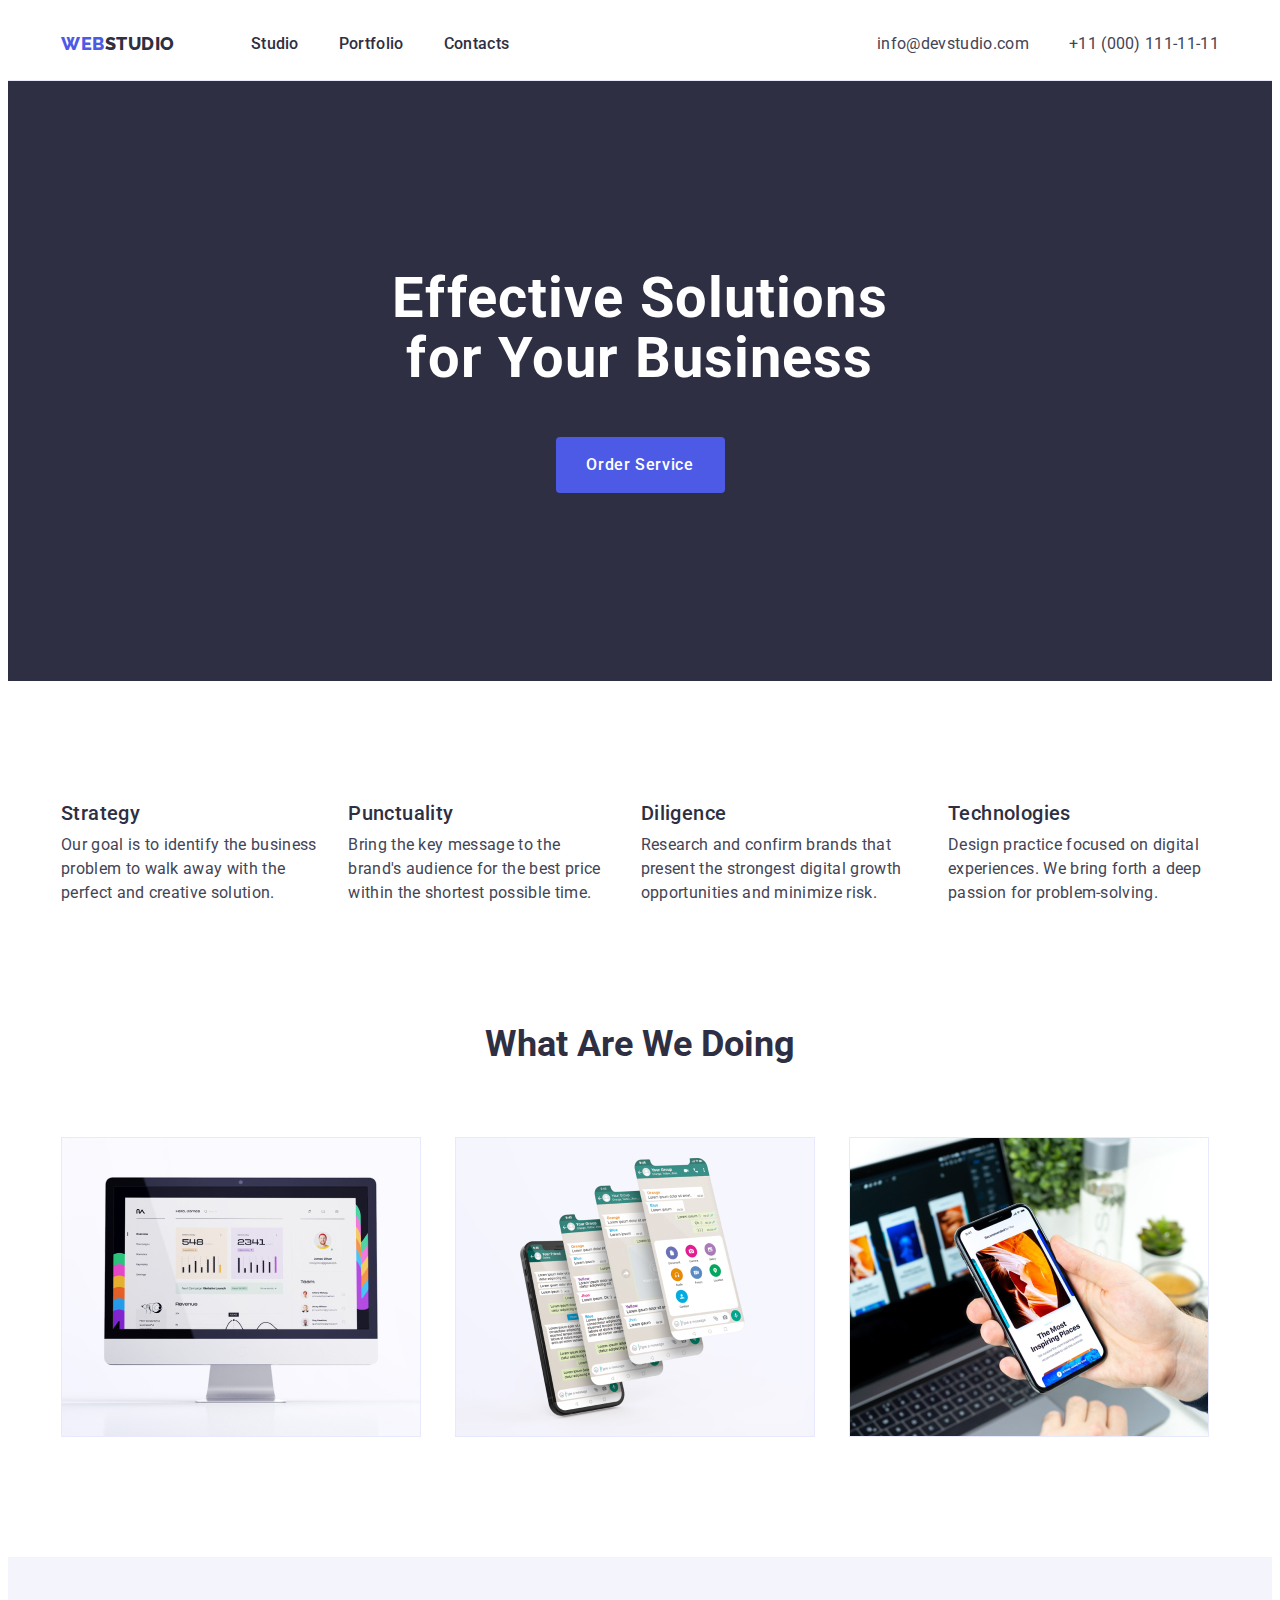
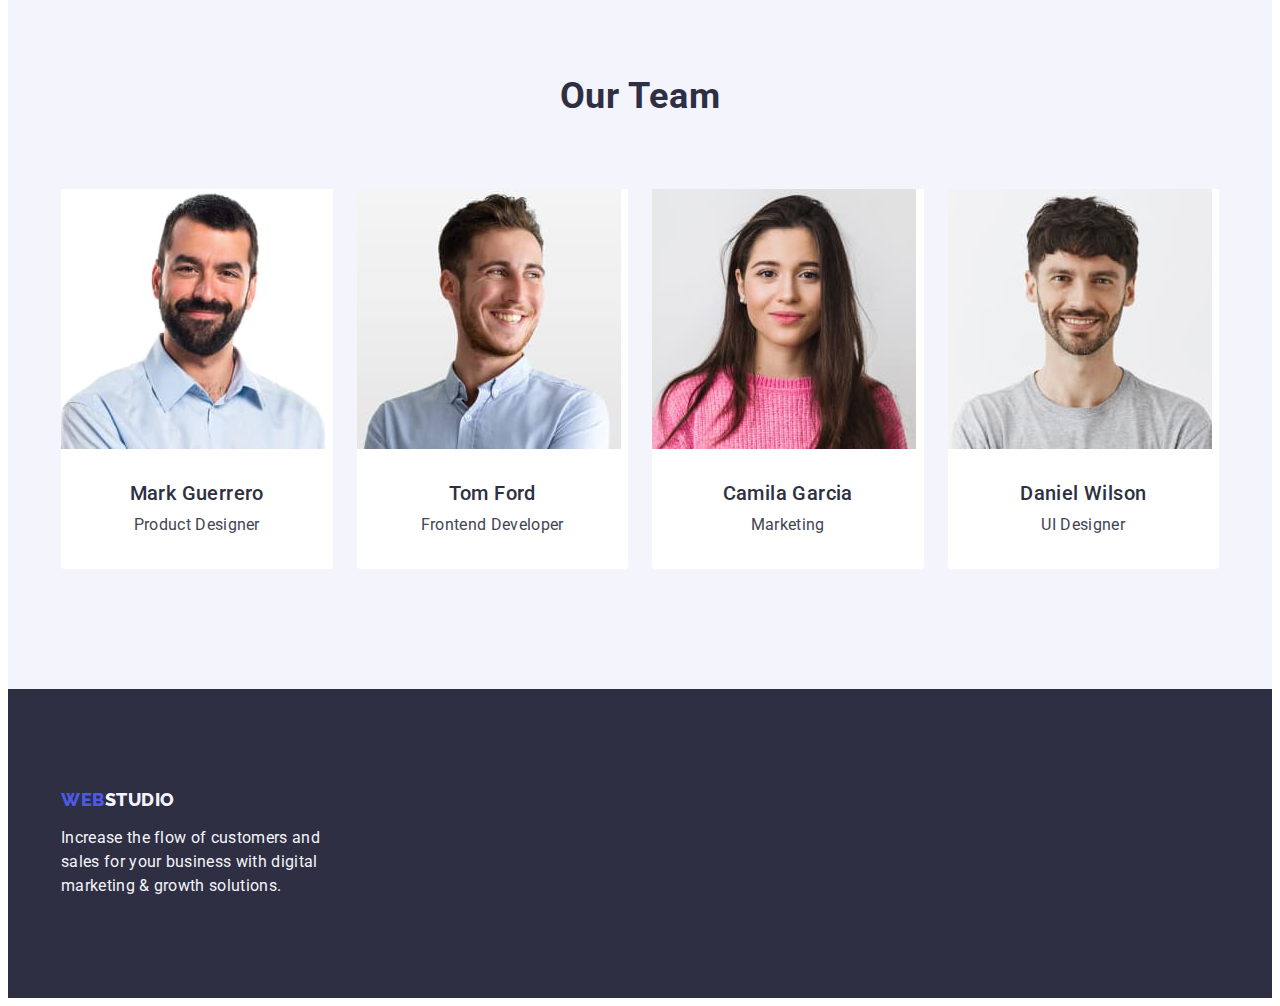
<file: index.html>
<!DOCTYPE html>
<html lang="en">
  <head>
    <meta charset="UTF-8" />
    <meta http-equiv="X-UA-Compatible" content="IE=edge" />
    <meta name="viewport" content="width=device-width, initial-scale=1.0" />
    <link rel="preconnect" href="https://fonts.googleapis.com" />
    <link rel="preconnect" href="https://fonts.gstatic.com" crossorigin />
    <link
      href="https://fonts.googleapis.com/css2?family=Raleway:wght@800&family=Roboto:wght@400;500;700&display=swap"
      rel="stylesheet"
    />
    <title>WebStudio</title>
    <link
      rel="stylesheet"
      href="https://cdnjs.cloudflare.com/ajax/libs/modern-normalize/2.0.0/modern-normalize.min.css"
      integrity="sha512-4xo8blKMVCiXpTaLzQSLSw3KFOVPWhm/TRtuPVc4WG6kUgjH6J03IBuG7JZPkcWMxJ5huwaBpOpnwYElP/m6wg=="
      crossorigin="anonymous"
      referrerpolicy="no-referrer"
    />
    <link rel="stylesheet" href="./css/styles.css" />
  </head>
  <body>
    <!--Header-->
    <header class="header">
      <div class="container header-container">
        <nav class="header-navigation">
          <a href="./index.html" class="header-logo link"
            >Web<span class="header-span">Studio</span></a
          >
          <ul class="header-menu list">
            <li class="header-menu-item">
              <a href="./index.html" class="header-menu-link link">Studio</a>
            </li>
            <li class="header-menu-item">
              <a href="./portfolio.html" class="header-menu-link link"
                >Portfolio</a
              >
            </li>
            <li class="header-menu-item">
              <a href="" class="header-menu-link link">Contacts</a>
            </li>
          </ul>
        </nav>
        <address class="address">
          <ul class="address-list list">
            <li class="address-item">
              <a href="mailto:info@devstudio.com" class="address-link link"
                >info@devstudio.com</a
              >
            </li>
            <li class="address-item">
              <a href="tel:+110001111111" class="address-link link"
                >+11 (000) 111-11-11</a
              >
            </li>
          </ul>
        </address>
      </div>
    </header>
    <main>
      <!-----------------Hero------------->
      <section class="hero">
        <div class="container hero-container">
          <h1 class="hero-title">Effective Solutions for Your Business</h1>
          <button type="button" class="hero-btn">Order Service</button>
        </div>
      </section>
      <!--Section About Us-->
      <section class="about">
        <div class="container">
          <h2 class="visually-hidden">Our preference</h2>
          <ul class="about-list list">
            <li class="about-item">
              <h3 class="about-subtitle">Strategy</h3>
              <p class="about-item-text">
                Our goal is to identify the business problem to walk away with
                the perfect and creative solution.
              </p>
            </li>
            <li class="about-item">
              <h3 class="about-subtitle">Punctuality</h3>
              <p class="about-item-text">
                Bring the key message to the brand's audience for the best price
                within the shortest possible time.
              </p>
            </li>
            <li class="about-item">
              <h3 class="about-subtitle">Diligence</h3>
              <p class="about-item-text">
                Research and confirm brands that present the strongest digital
                growth opportunities and minimize risk.
              </p>
            </li>
            <li class="about-item">
              <h3 class="about-subtitle">Technologies</h3>
              <p class="about-item-text">
                Design practice focused on digital experiences. We bring forth a
                deep passion for problem-solving.
              </p>
            </li>
          </ul>
        </div>
      </section>
      <!--Section What Are We Doing-->
      <section class="doing">
        <div class="container">
          <h2 class="doing-title">What Are We Doing</h2>
          <ul class="doing-list list">
            <li class="doing-item">
              <img
                src="./images/img-1.jpg"
                alt="example of PC app"
                width="360"
                height="300"
              />
            </li>
            <li class="doing-item">
              <img
                src="./images/img-2.jpg"
                alt="example of Mobile app"
                width="360"
                height="300"
              />
            </li>
            <li class="doing-item">
              <img
                src="./images/img-3.jpg"
                alt="example of sinchronized app"
                width="360"
                height="300"
              />
            </li>
          </ul>
        </div>
      </section>
      <!--Section Our Team-->
      <section class="team">
        <div class="team-container container">
          <h2 class="team-title">Our Team</h2>
          <ul class="team-list list">
            <li class="team-item">
              <img
                src="./images/team-1.jpg"
                alt="photo of Mark Guerrero"
                width="264"
                height="260"
              />
              <div class="team-item-container">
                <h3 class="team-subtitle">Mark Guerrero</h3>
                <p class="team-item-text">Product Designer</p>
              </div>
            </li>

            <li class="team-item">
              <img
                src="./images/team-2.jpg"
                alt="photo of Tom Ford"
                width="264"
                height="260"
              />
              <div class="team-item-container">
                <h3 class="team-subtitle">Tom Ford</h3>
                <p class="team-item-text">Frontend Developer</p>
              </div>
            </li>
            <li class="team-item">
              <img
                src="./images/team-3.jpg"
                alt="photo of Camila Garcia"
                width="264"
                height="260"
              />
              <div class="team-item-container">
                <h3 class="team-subtitle">Camila Garcia</h3>
                <p class="team-item-text">Marketing</p>
              </div>
            </li>
            <li class="team-item">
              <img
                src="./images/team-4.jpg"
                alt="photo of Daniel Wilson"
                width="264"
                height="260"
              />
              <div class="team-item-container">
                <h3 class="team-subtitle">Daniel Wilson</h3>
                <p class="team-item-text">UI Designer</p>
              </div>
            </li>
          </ul>
        </div>
      </section>
    </main>

    <!--Footer-->
    <footer class="footer">
      <div class="container footer-container">
        <a href="./index.html" class="footer-logo link"
          >Web<span class="footer-span">Studio</span></a
        >
        <p class="footer-text">
          Increase the flow of customers and sales for your business with
          digital marketing & growth solutions.
        </p>
      </div>
    </footer>
  </body>
</html>
</file>
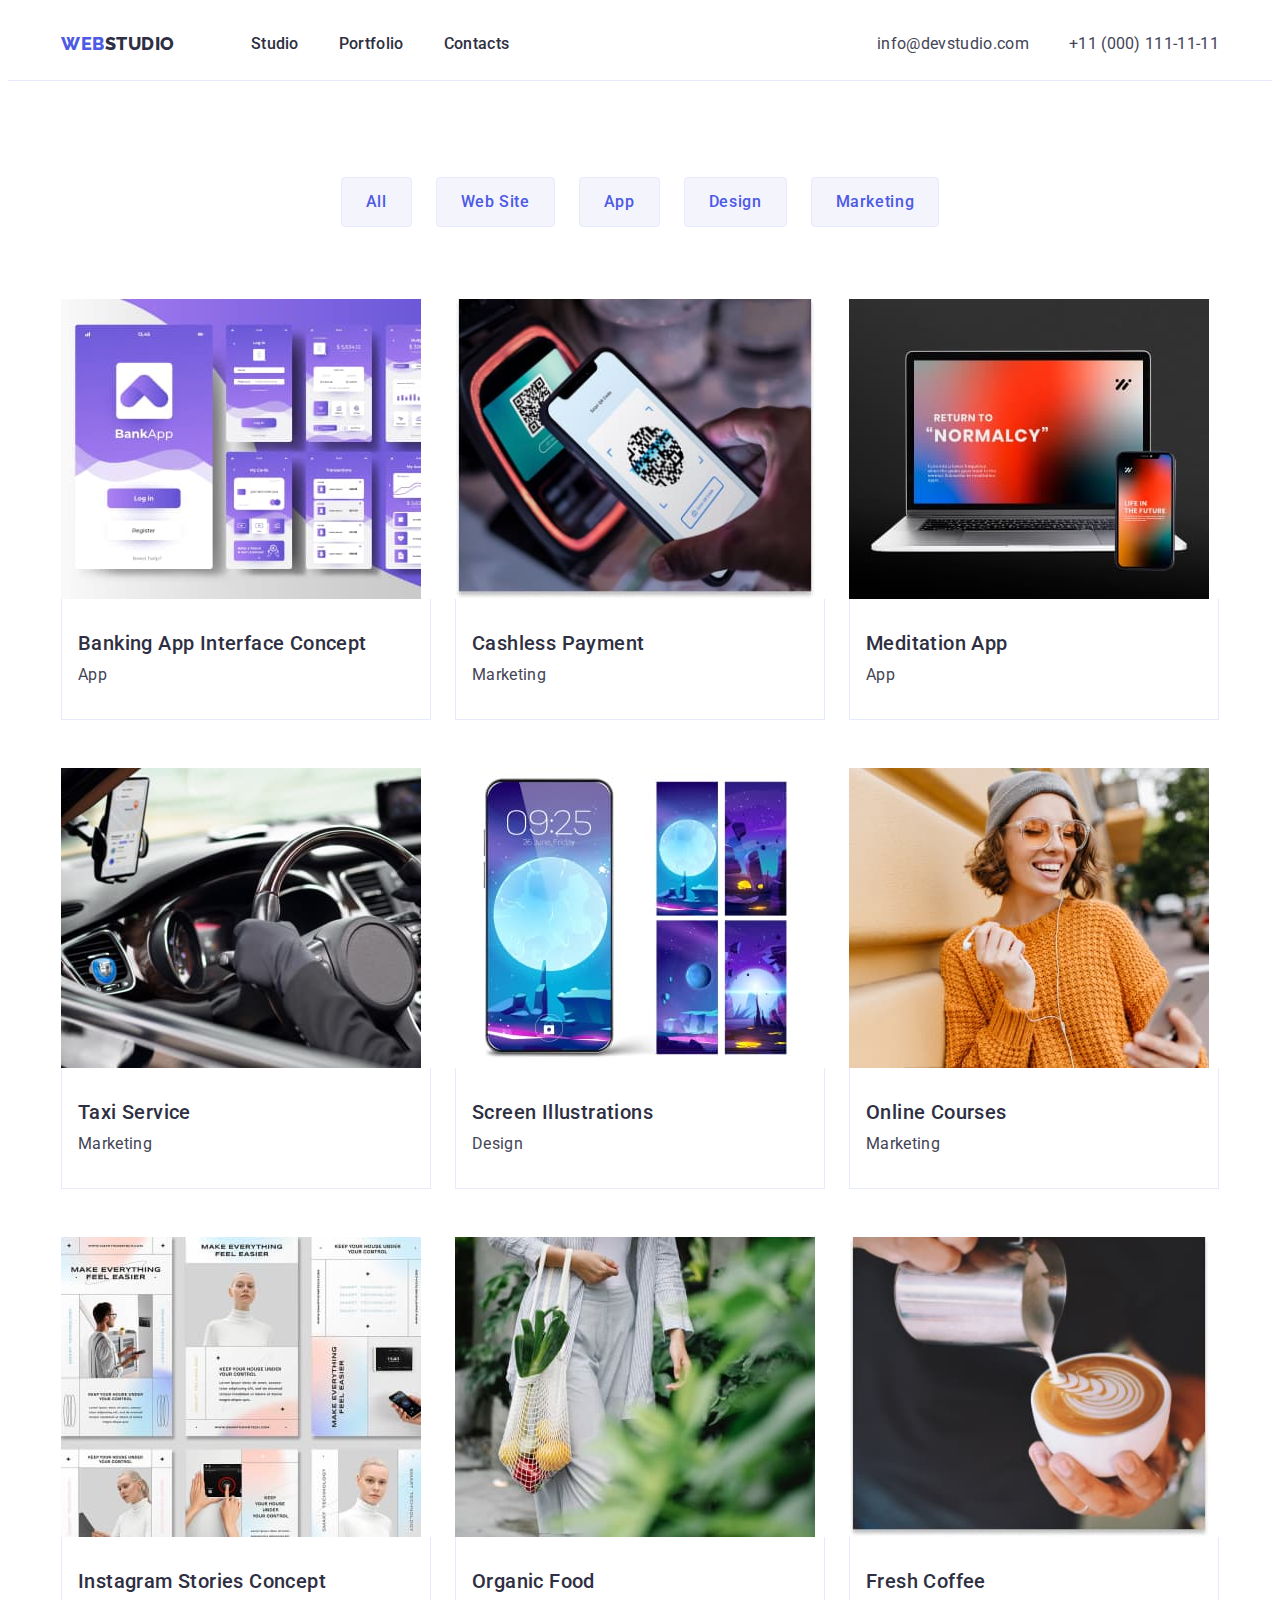
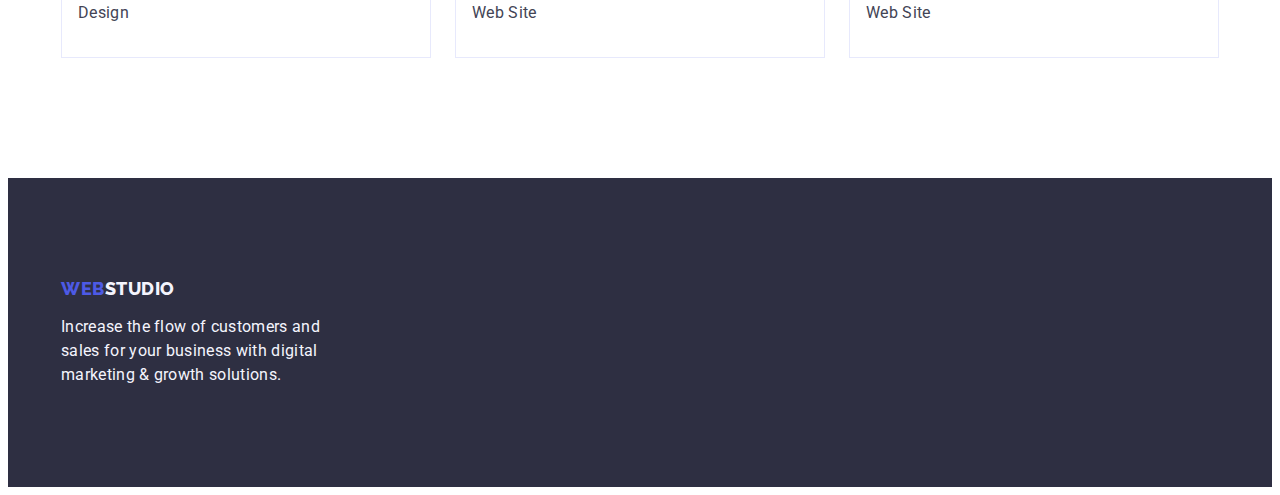
<file: portfolio.html>
<!DOCTYPE html>
<html lang="en">
  <head>
    <meta charset="UTF-8" />
    <meta http-equiv="X-UA-Compatible" content="IE=edge" />
    <meta name="viewport" content="width=device-width, initial-scale=1.0" />
    <link rel="preconnect" href="https://fonts.googleapis.com" />
    <link rel="preconnect" href="https://fonts.gstatic.com" crossorigin />
    <link
      href="https://fonts.googleapis.com/css2?family=Raleway:wght@800&family=Roboto:wght@400;500;700&display=swap"
      rel="stylesheet"
    />
    <title>Portfolio</title>
    <link
      rel="stylesheet"
      href="https://cdnjs.cloudflare.com/ajax/libs/modern-normalize/2.0.0/modern-normalize.min.css"
      integrity="sha512-4xo8blKMVCiXpTaLzQSLSw3KFOVPWhm/TRtuPVc4WG6kUgjH6J03IBuG7JZPkcWMxJ5huwaBpOpnwYElP/m6wg=="
      crossorigin="anonymous"
      referrerpolicy="no-referrer"
    />
    <link rel="stylesheet" href="./css/styles.css" />
  </head>
  <body>
    <!-----------------Header---------------->
    <header class="header">
      <div class="container header-container">
        <nav class="header-navigation">
          <a href="./index.html" class="header-logo link"
            >Web<span class="header-span">Studio</span></a
          >
          <ul class="header-menu list">
            <li class="header-menu-item">
              <a href="./index.html" class="header-menu-link link">Studio</a>
            </li>
            <li class="header-menu-item">
              <a href="./portfolio.html" class="header-menu-link link"
                >Portfolio</a
              >
            </li>
            <li class="header-menu-item">
              <a href="" class="header-menu-link link">Contacts</a>
            </li>
          </ul>
        </nav>
        <address class="address">
          <ul class="address-list list">
            <li class="address-item">
              <a href="mailto:info@devstudio.com" class="address-link link"
                >info@devstudio.com</a
              >
            </li>
            <li class="address-item">
              <a href="tel:+110001111111" class="address-link link"
                >+11 (000) 111-11-11</a
              >
            </li>
          </ul>
        </address>
      </div>
    </header>
    <main>
      <!---------------Section of buttons--------------->
      <section class="section-list">
        <div class="container">
          <h1 class="visually-hidden">Portfolio</h1>

          <ul class="btn-list list">
            <li class="btn-item">
              <button type="button" class="btn">All</button>
            </li>
            <li class="btn-item">
              <button type="button" class="btn">Web Site</button>
            </li>
            <li class="btn-item">
              <button type="button" class="btn">App</button>
            </li>
            <li class="btn-item">
              <button type="button" class="btn">Design</button>
            </li>
            <li class="btn-item">
              <button type="button" class="btn">Marketing</button>
            </li>
          </ul>

          <ul class="info-list list">
            <li class="info-item">
              <a href="" class="link"
                ><img
                  src="./images/portfolio-1.jpg"
                  alt="example of bank app"
                  width="360"
                  height="300"
                />
                <div class="info-container">
                  <h2 class="info-subtitle">Banking App Interface Concept</h2>
                  <p class="info-item-text">App</p>
                </div></a
              >
            </li>
            <li class="info-item">
              <a href="" class="link"
                ><img
                  src="./images/porfolio-2.jpg"
                  alt="example of using QR code"
                  width="360"
                  height="300"
                />
                <div class="info-container">
                  <h2 class="info-subtitle">Cashless Payment</h2>
                  <p class="info-item-text">Marketing</p>
                </div></a
              >
            </li>
            <li class="info-item">
              <a href="" class="link"
                ><img
                  src="./images/portfolio-3.jpg"
                  alt="open app on phone and laptop"
                  width="360"
                  height="300"
                />
                <div class="info-container">
                  <h2 class="info-subtitle">Meditation App</h2>
                  <p class="info-item-text">App</p>
                </div></a
              >
            </li>
            <li class="info-item">
              <a href="" class="link"
                ><img
                  src="./images/porfolio-4.jpg"
                  alt="using phone app during the road"
                  width="360"
                  height="300"
                />
                <div class="info-container">
                  <h2 class="info-subtitle">Taxi Service</h2>
                  <p class="info-item-text">Marketing</p>
                </div></a
              >
            </li>
            <li class="info-item">
              <a href="" class="link"
                ><img
                  src="./images/portfolio-5.jpg"
                  alt="wallpaper on the phone"
                  width="360"
                  height="300"
                />
                <div class="info-container">
                  <h2 class="info-subtitle">Screen Illustrations</h2>
                  <p class="info-item-text">Design</p>
                </div></a
              >
            </li>
            <li class="info-item">
              <a href="" class="link"
                ><img
                  src="./images/portfolio-6.jpg"
                  alt="happy women with the phone"
                  width="360"
                  height="300"
                />
                <div class="info-container">
                  <h2 class="info-subtitle">Online Courses</h2>
                  <p class="info-item-text">Marketing</p>
                </div></a
              >
            </li>
            <li class="info-item">
              <a href="" class="link"
                ><img
                  src="./images/portfolio-7.jpg"
                  alt="some concept of instagram stories"
                  width="360"
                  height="300"
                />
                <div class="info-container">
                  <h2 class="info-subtitle">Instagram Stories Concept</h2>
                  <p class="info-item-text">Design</p>
                </div></a
              >
            </li>
            <li class="info-item">
              <a href="" class="link"
                ><img
                  src="./images/portfolio-8.jpg"
                  alt="women with a pocket of groceries"
                  width="360"
                  height="300"
                />
                <div class="info-container">
                  <h2 class="info-subtitle">Organic Food</h2>
                  <p class="info-item-text">Web Site</p>
                </div></a
              >
            </li>
            <li class="info-item">
              <a href="" class="link"
                ><img
                  src="./images/portfolio-9.jpg"
                  alt="drawing on a cup of coffee"
                  width="360"
                  height="300"
                />
                <div class="info-container">
                  <h2 class="info-subtitle">Fresh Coffee</h2>
                  <p class="info-item-text">Web Site</p>
                </div></a
              >
            </li>
          </ul>
        </div>
      </section>
    </main>

    <!--Footer-->
    <footer class="footer">
      <div class="container footer-container">
        <a href="./index.html" class="footer-logo link"
          >Web<span class="footer-span">Studio</span></a
        >
        <p class="footer-text">
          Increase the flow of customers and sales for your business with
          digital marketing & growth solutions.
        </p>
      </div>
    </footer>
  </body>
</html>
</file>
<file: css/styles.css>
:root{
    --title-color: #2E2F42;
    --main-text-color: #434455;
    --second-text-color: #ffffff;
    --focus-color: #404BBF;
}
body{
font-family: 'Roboto',
sans-serif;
color: var(--main-text-color);
background-color: #FFFFFF;
}


p,h1,h2,h3,h4,h5,h6{
    margin-top: 0;
    margin-bottom: 0;
}



img{
    display: block;
}

.link{
text-decoration: none;
}


.list{
    list-style-type: none;
    margin-top: 0;
    margin-bottom: 0;
    padding-left: 0;
}

.container{
    width: 1158px;
    padding: 0 15px;
    margin: 0 auto;
}
/*--------------HEADER--------------------*/


.header{
    padding-top: 24px;
    padding-bottom: 24px;
    border-bottom: 1px solid #e7e9fc
}

.header-container{
    display: flex;
    align-items: center;
}


.header-navigation{
    display: flex;
    align-items: center;
}


.header-logo {
    font-family: 'Raleway', sans-serif;
    font-weight: 800;
    font-size: 18px;     
    line-height: 1.17;
    letter-spacing: 0.03em;
    color: #4D5AE5;;
    text-transform: uppercase;
    display: flex;
    align-items: center;
    margin-right: auto;
    margin-right: 76px;
}

.header-logo span{
    color: #2E2F42;
}


.header-menu {
    display: flex;
    gap: 40px;
}


.header-menu-item {}


.header-menu-link {
    font-weight: 500;
    font-size: 16px;
    line-height: 1.5;
    color: var(--title-color);
    letter-spacing: 0.02em;
    padding: 24px 0;
}



.header-menu-link:hover,
.header-menu-link:focus {
    color: var(--focus-color);
}


.address {
    font-style: normal;
    margin-left: auto;
}


.address-list{
    display: flex;
    gap: 40px;
}


.address-item {}


.address-link {
    font-size: 16px;
    line-height: 1.5;
    letter-spacing: 0.02em;
    color: var(--main-text-color);
    
}


.address-link:hover,
.address-link:focus{
    color: var(--focus-color);
}

/*-------------HERO-----------------*/

.hero {
    padding: 188px 0;
    background-color: var(--title-color);
}


.hero-container{
}


.hero-title {
    font-weight: 700;
    font-size: 56px;
    line-height: 1.07;
    text-align: center;
    color: #FFFFFF;
    letter-spacing: 0.02em;
    margin-bottom: 48px;
    max-width: 496px;
    margin-left: auto;
    margin-right: auto;
}


.hero-btn {
    min-width: 169px;
    height: 56px;
    font-family: inherit;
    font-weight: 500;
    font-size: 16px;
    line-height: 1.5;
    letter-spacing: 0.04em;
    color: #FFFFFF;
    cursor: pointer;
    background-color: #4D5AE5;
    border-radius: 4px;
    border: none;
    margin-left: auto;
    margin-right: auto;
    display: block;
    align-items: center;
}



.hero-btn:hover,
.hero-btn:focus{
    background-color: #404BBF;
}
/*----------ABOUT US-------------*/
.about {
    padding: 120px 0;
}


.visually-hidden {
    position: absolute;
    width: 1px;
    height: 1px;
    margin: -1px;
    border: 0;
    padding: 0;
    white-space: nowrap;
    clip-path: inset(100%);
    clip: rect(0 0 0 0);
    overflow: hidden;
}


.about-list {
    display: flex;
    gap: 24px;
}

.about-item {
   width: calc((100%-72px)/4);
}


.about-subtitle {
    font-weight: 500;
    font-size: 20px;
    line-height: 1.2;
    letter-spacing: 0.02em;
    color: var(--title-color);
    margin-bottom: 8px;
}


.about-item-text {
    font-size: 16px;
        line-height: 1.5;
        letter-spacing: 0.02em;
        color: var(--main-text-color);
}

/* --------------DOING--------------*/

.doing {
    padding-bottom: 120px;
}


.doing-title {
    font-weight: 700;
    font-size: 36px;
    line-height: 1.11;
    color: var(--title-color);
    text-align: center;
    text-transform: capitalize;
    margin-bottom: 72px;
}

.doing-list {
    display: flex;
    gap: 24px;
}


.doing-item {
    width: calc((100% - 48px)/3);
}

/*---------------TEAM----------------*/

.team {
    background-color: #F4F4FD;
    padding: 120px 0;
}



.team-container{
    background-color: #F4F4FD;
}




.team-title {
    font-weight: 700;
    font-size: 36px;
    line-height: 1.11;
    color: var(--title-color);
    text-align: center;
    letter-spacing: 0.02em;
    text-transform: capitalize;
    margin-bottom: 72px;
}

.team-list {
    display: flex;
    gap: 24px;

}


.team-item-container{
    padding: 32px 16px;
    text-align: center;
}


.team-item {
    background-color: #FFFFFF;
    width: calc((100% - 72px) / 4);
    border-radius: 0px 0px 4px 4px;
}

.team-subtitle {
    font-weight: 500;
    font-size: 20px;
    line-height: 1.2;
    color: var(--title-color);
    letter-spacing: 0.02em;
    text-align: center;
    margin-bottom: 8px;
}

.team-item-text {
    font-size: 16px;
    line-height: 1.5;
    color: var(--main-text-color);
    letter-spacing: 0.02em;
    text-align: center;
}

/*------------------FOOTER--------------*/

.footer{
    background-color: var(--title-color);
    padding: 100px 0;
}


.footer-container{
    background-color: var(--title-color);
}



.footer-logo {
    font-family: "Raleway", sans-serif;
    font-weight: 800;
    font-size: 18px;
    line-height: 1.17;
    letter-spacing: 0.03em;
    color: #4D5AE5;
    text-transform: uppercase;
    display: inline-block;
    margin-bottom: 16px;
}

.footer-logo span {
    color: #f4f4fd;
}


.footer-text {
    font-size: 16px;
    line-height: 1.5;
    color: #F4F4FD;
    letter-spacing: 0.02em;
    max-width: 264px;
}

/*--------------SECTION OF BUTTONS-----------------*/

.section-list{
    padding-top: 96px;
    padding-bottom: 120px;
}

.btn-list {
    display: flex;
    gap: 24px;
    justify-content: center;
    margin-bottom: 72px
}

.btn-item {

}


.btn {
    font-family: "Roboto", sans-serif;
    color: #4D5AE5;
    font-weight: 500;
    font-size: 16px;
    line-height: 1.5;
    letter-spacing: 0.04em;
    cursor: pointer;
    background-color: #f4f4fd;
    border-radius: 4px;
    padding: 12px 24px;
    border: 1px solid #e7e9fc;
}


.btn:hover,
.btn:focus{
    color: #ffffff;
    background-color: var(--focus-color);
    border: 1px solid transparent;
}


.info-list {
    list-style: none;
    display: flex;
    flex-wrap: wrap;
    column-gap: 24px;
    row-gap: 48px;
}

.info-item {
    width: calc((100% - 48px) / 3);
}

.info-subtitle {
    font-weight: 500;
    font-size: 20px;
    line-height: 1.2;
    color: var(--title-color);
    letter-spacing: 0.02em;
    margin-bottom: 8px;
}

.info-item-text {
    font-size: 16px;
    line-height: 1.5;
    color: var(--main-text-color);
    letter-spacing: 0.02em;
}

.info-container{
    padding: 32px 16px;
    border: 1px solid #e7e9fc;
    border-top: none;
}
</file>
